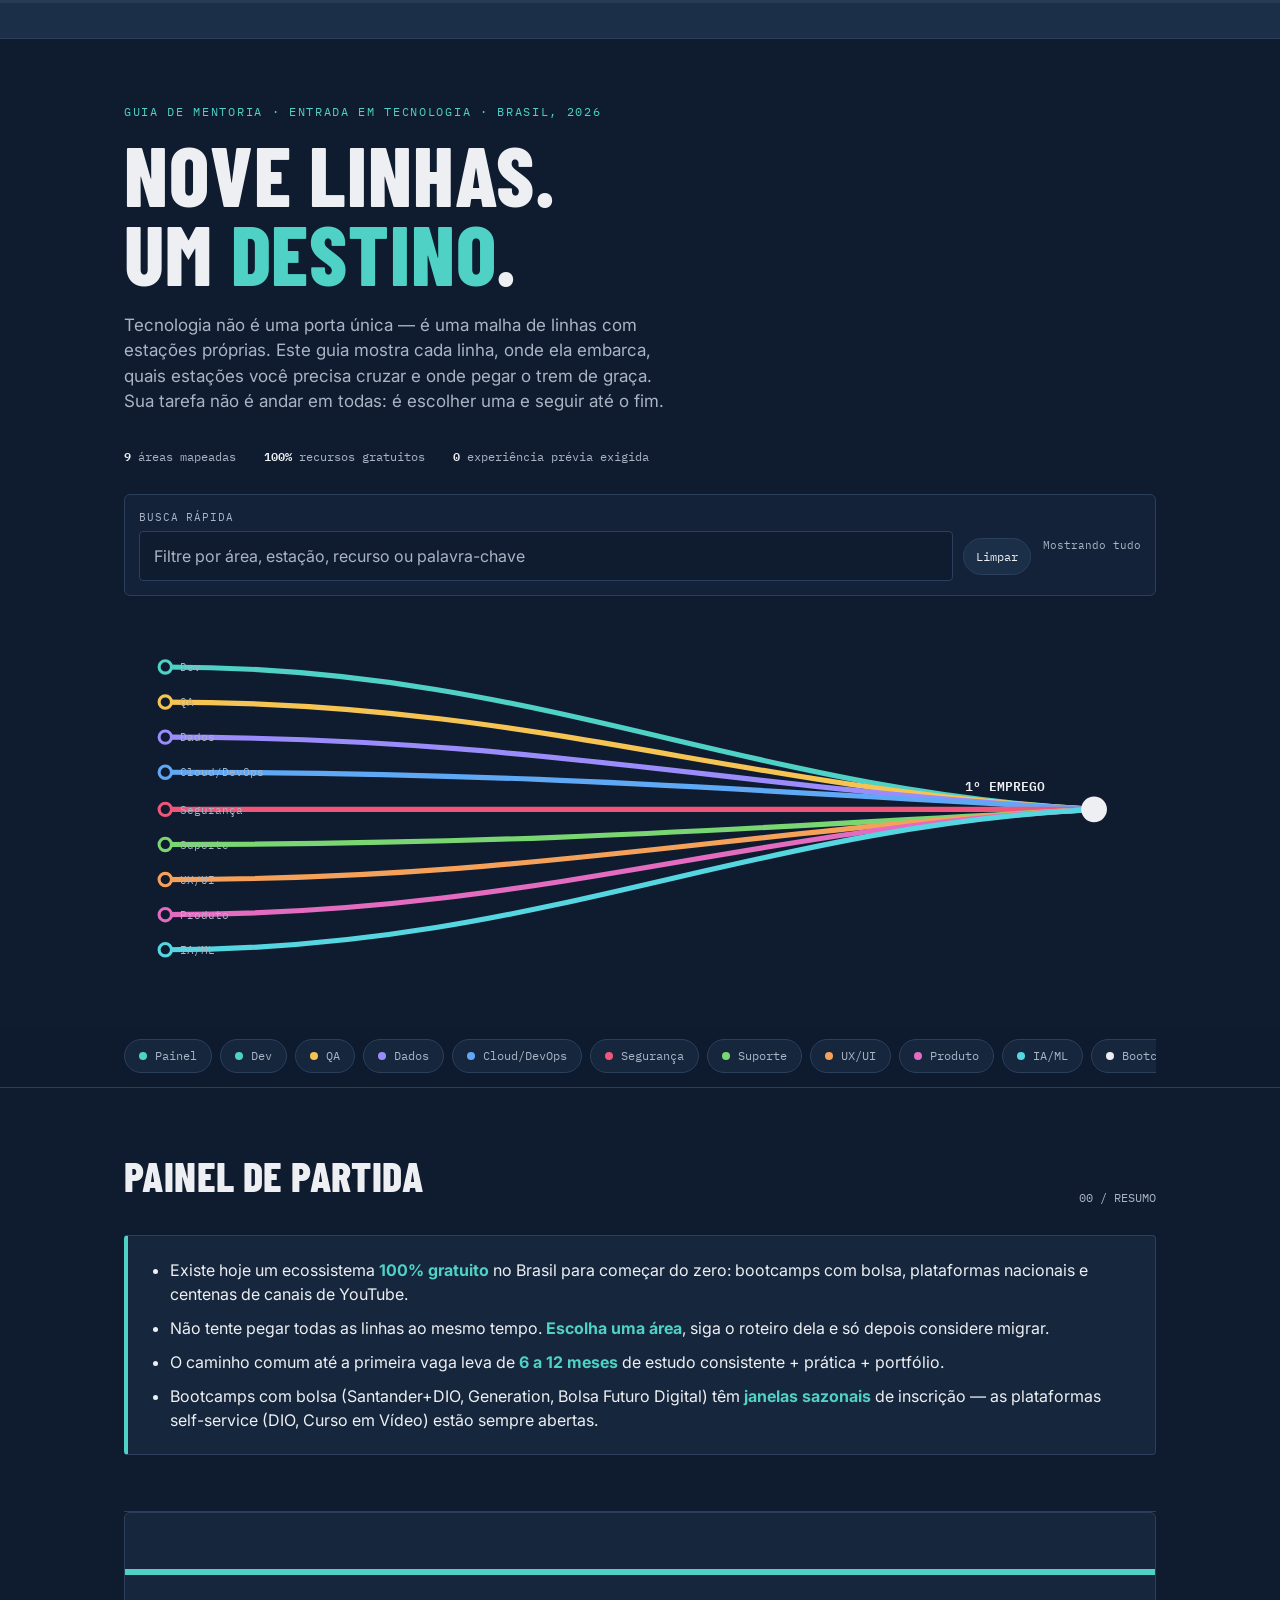
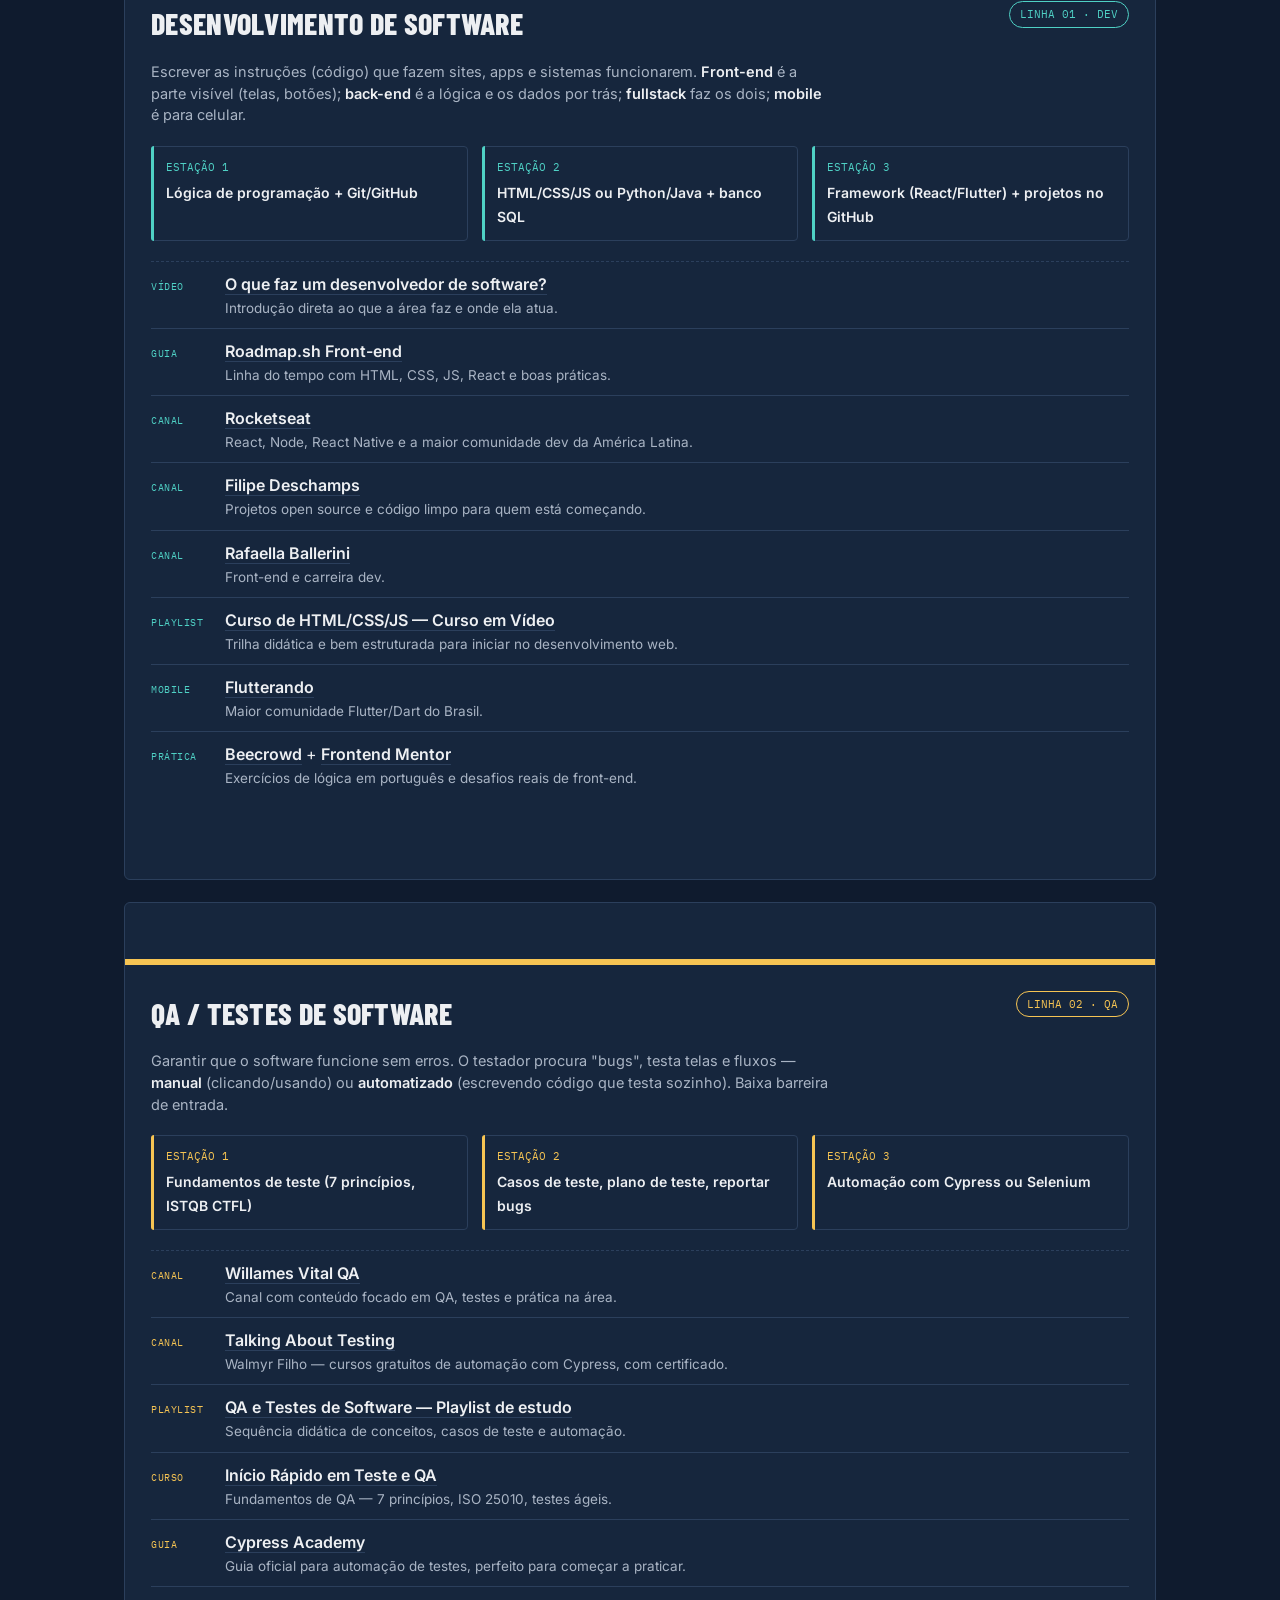
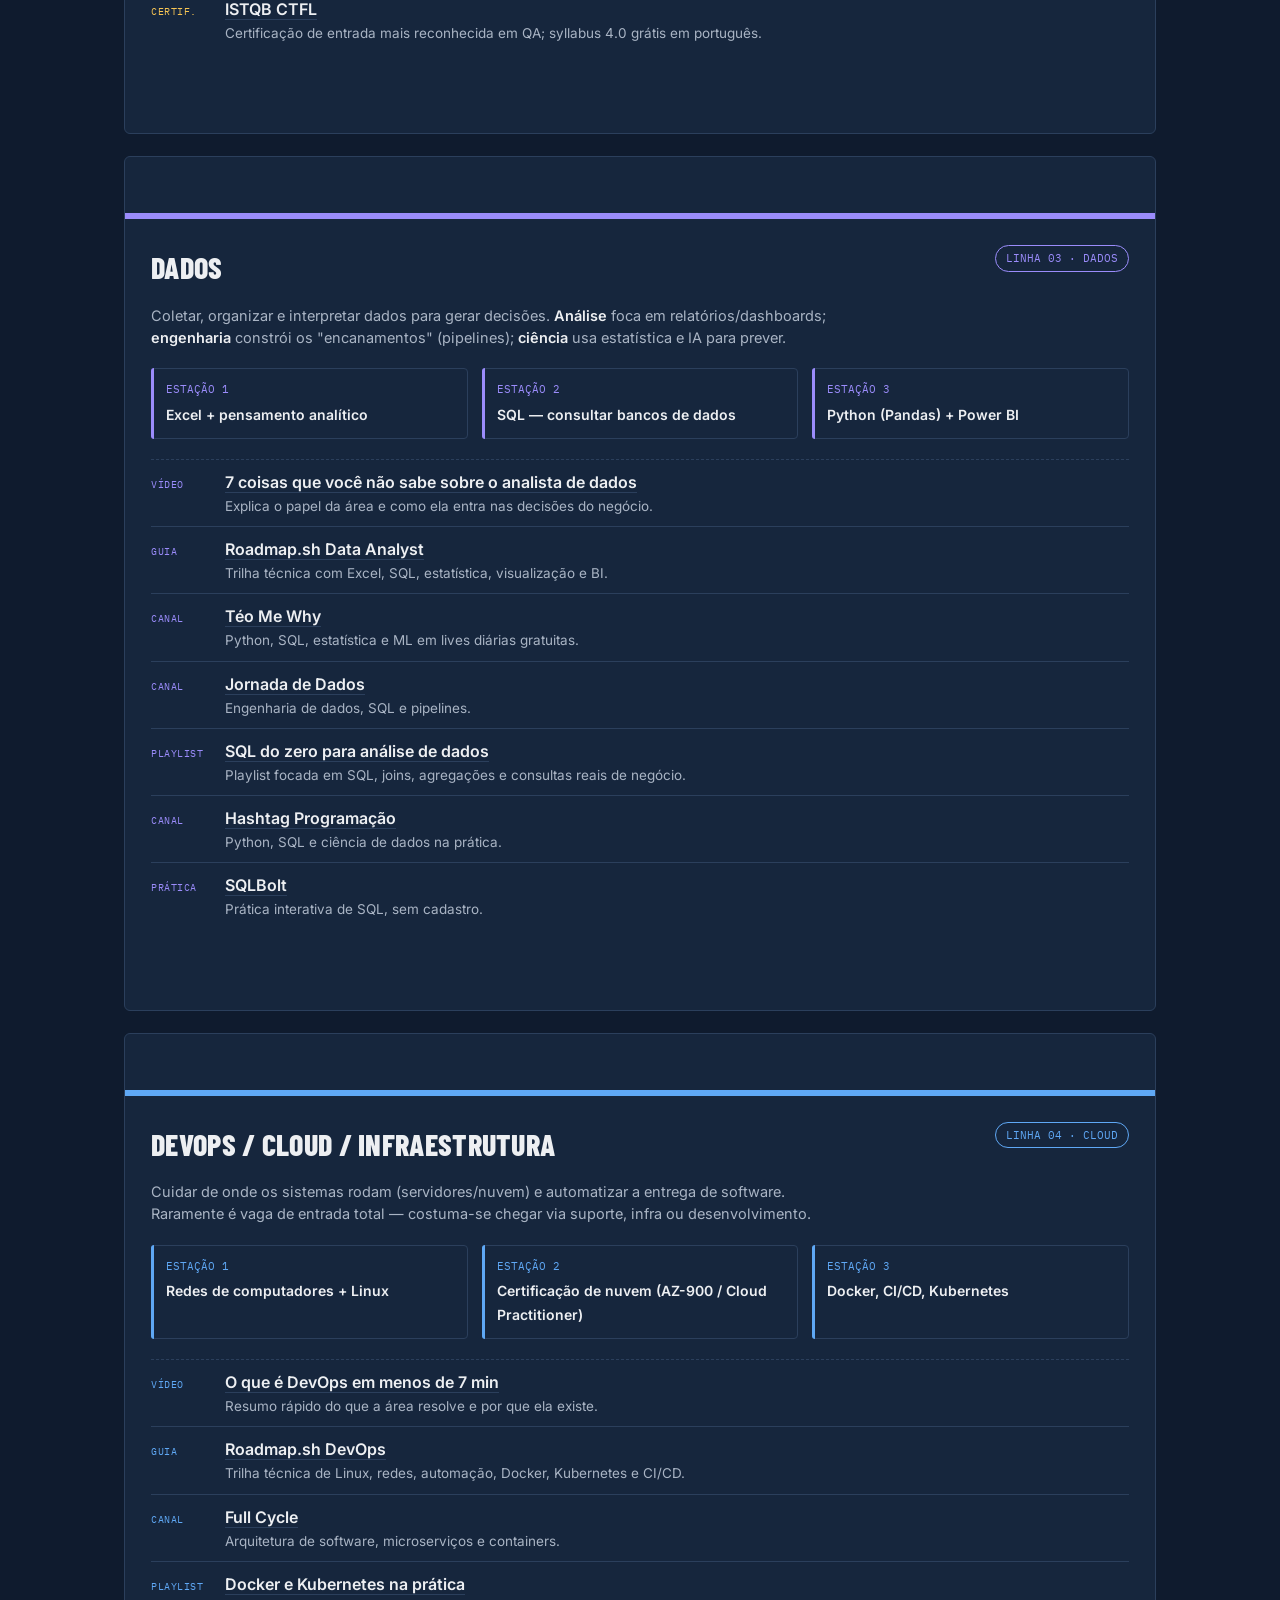
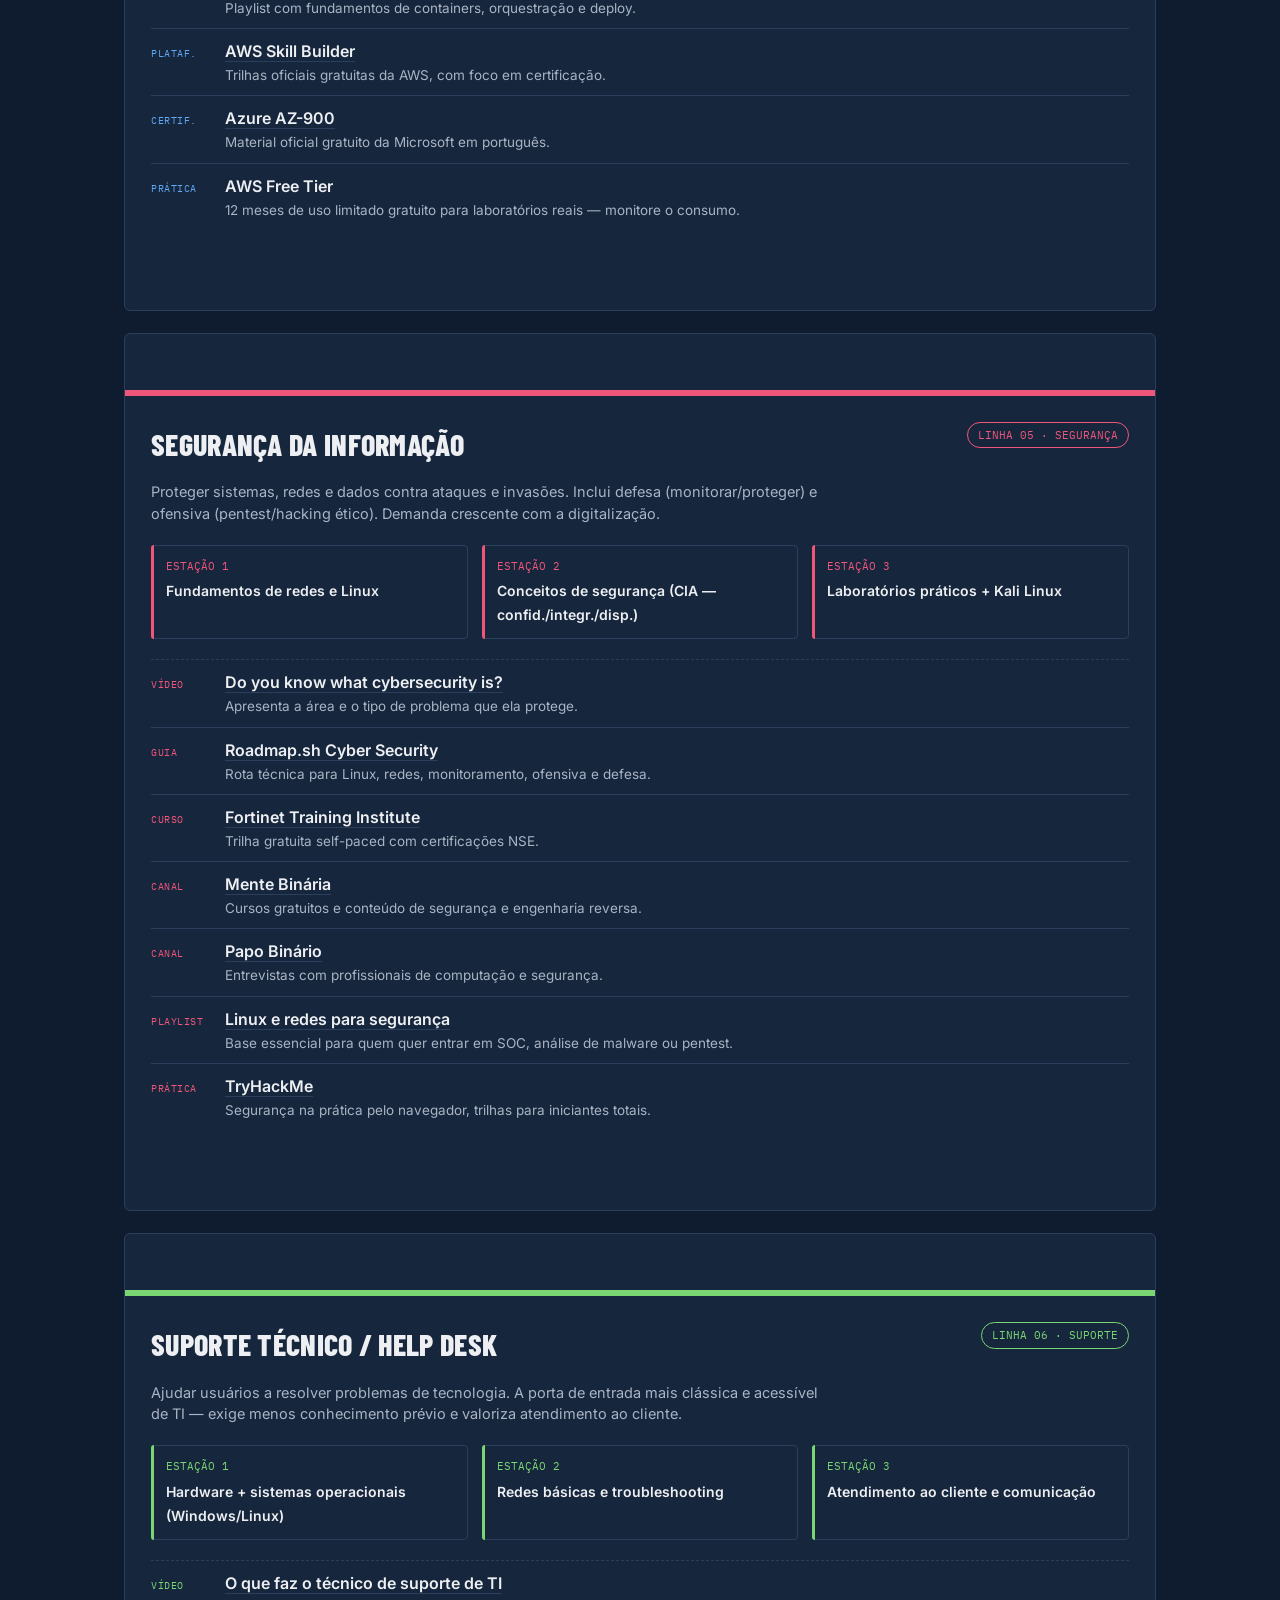
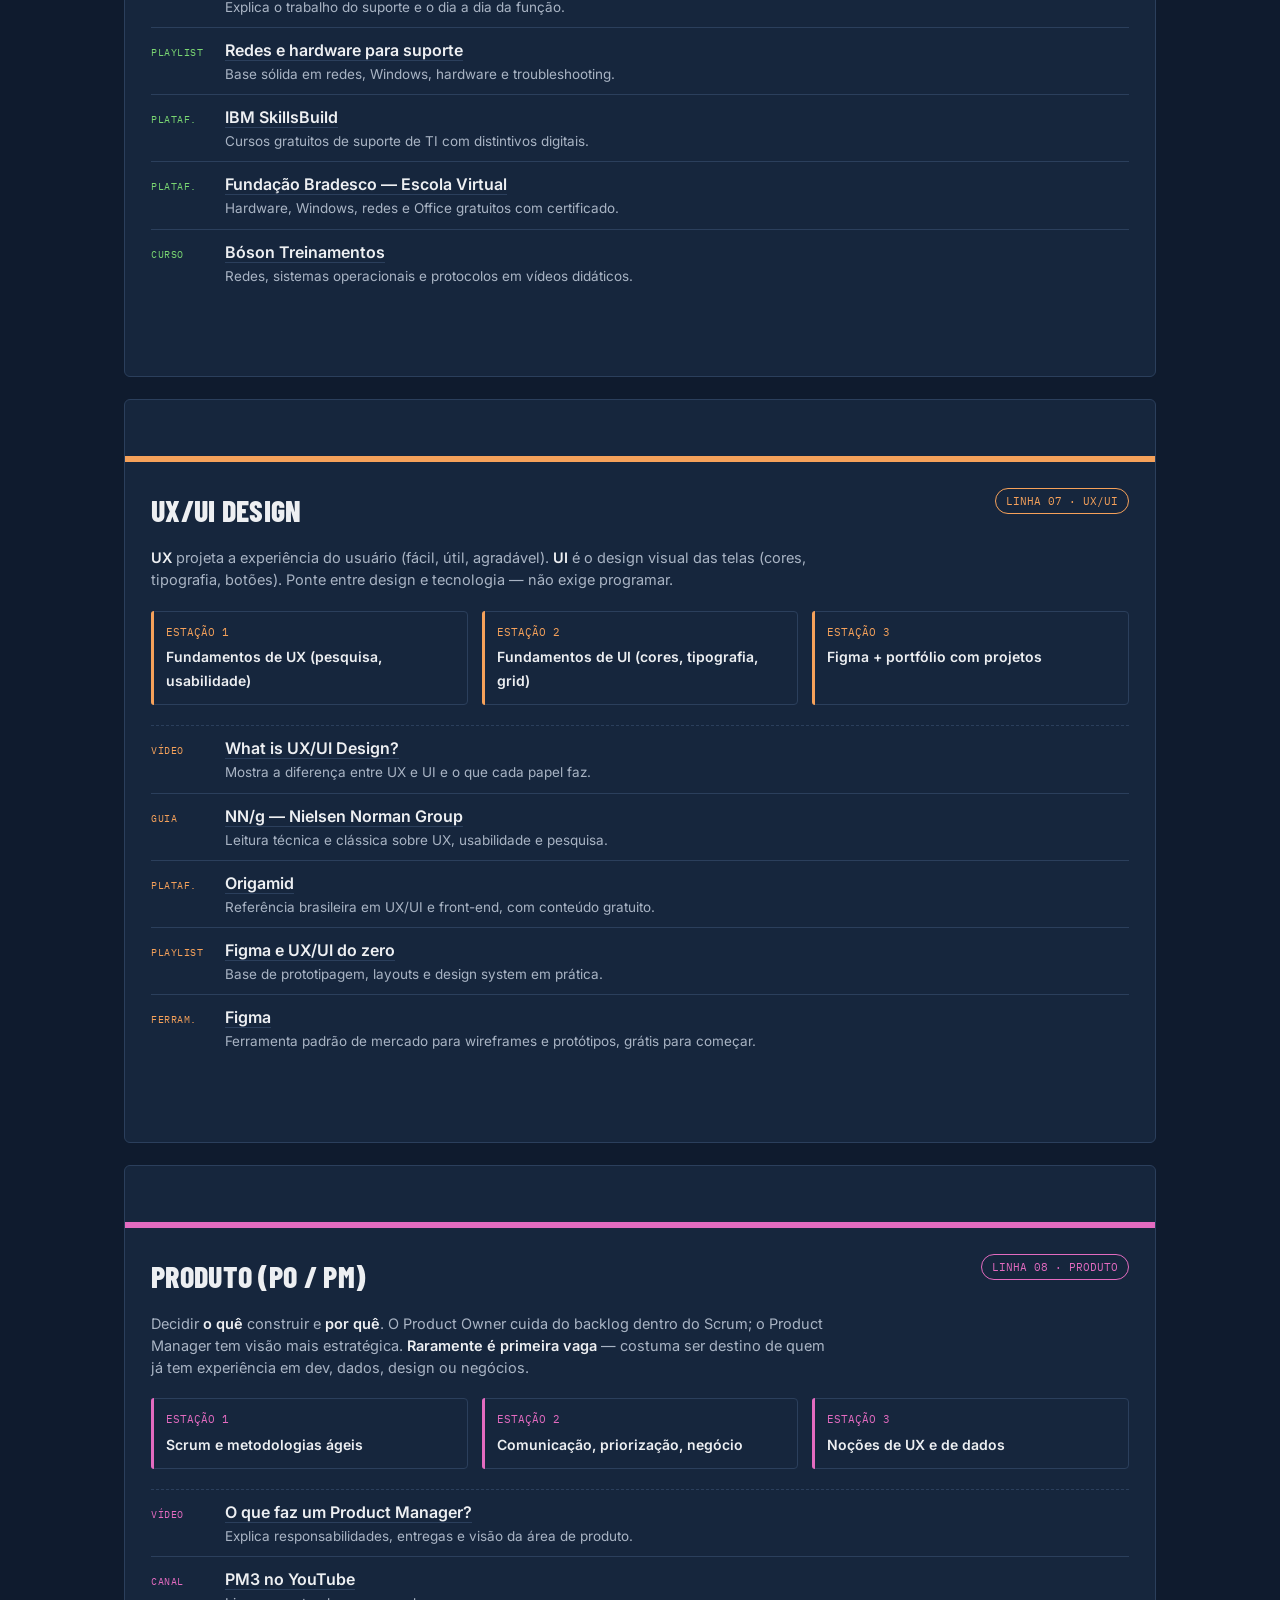
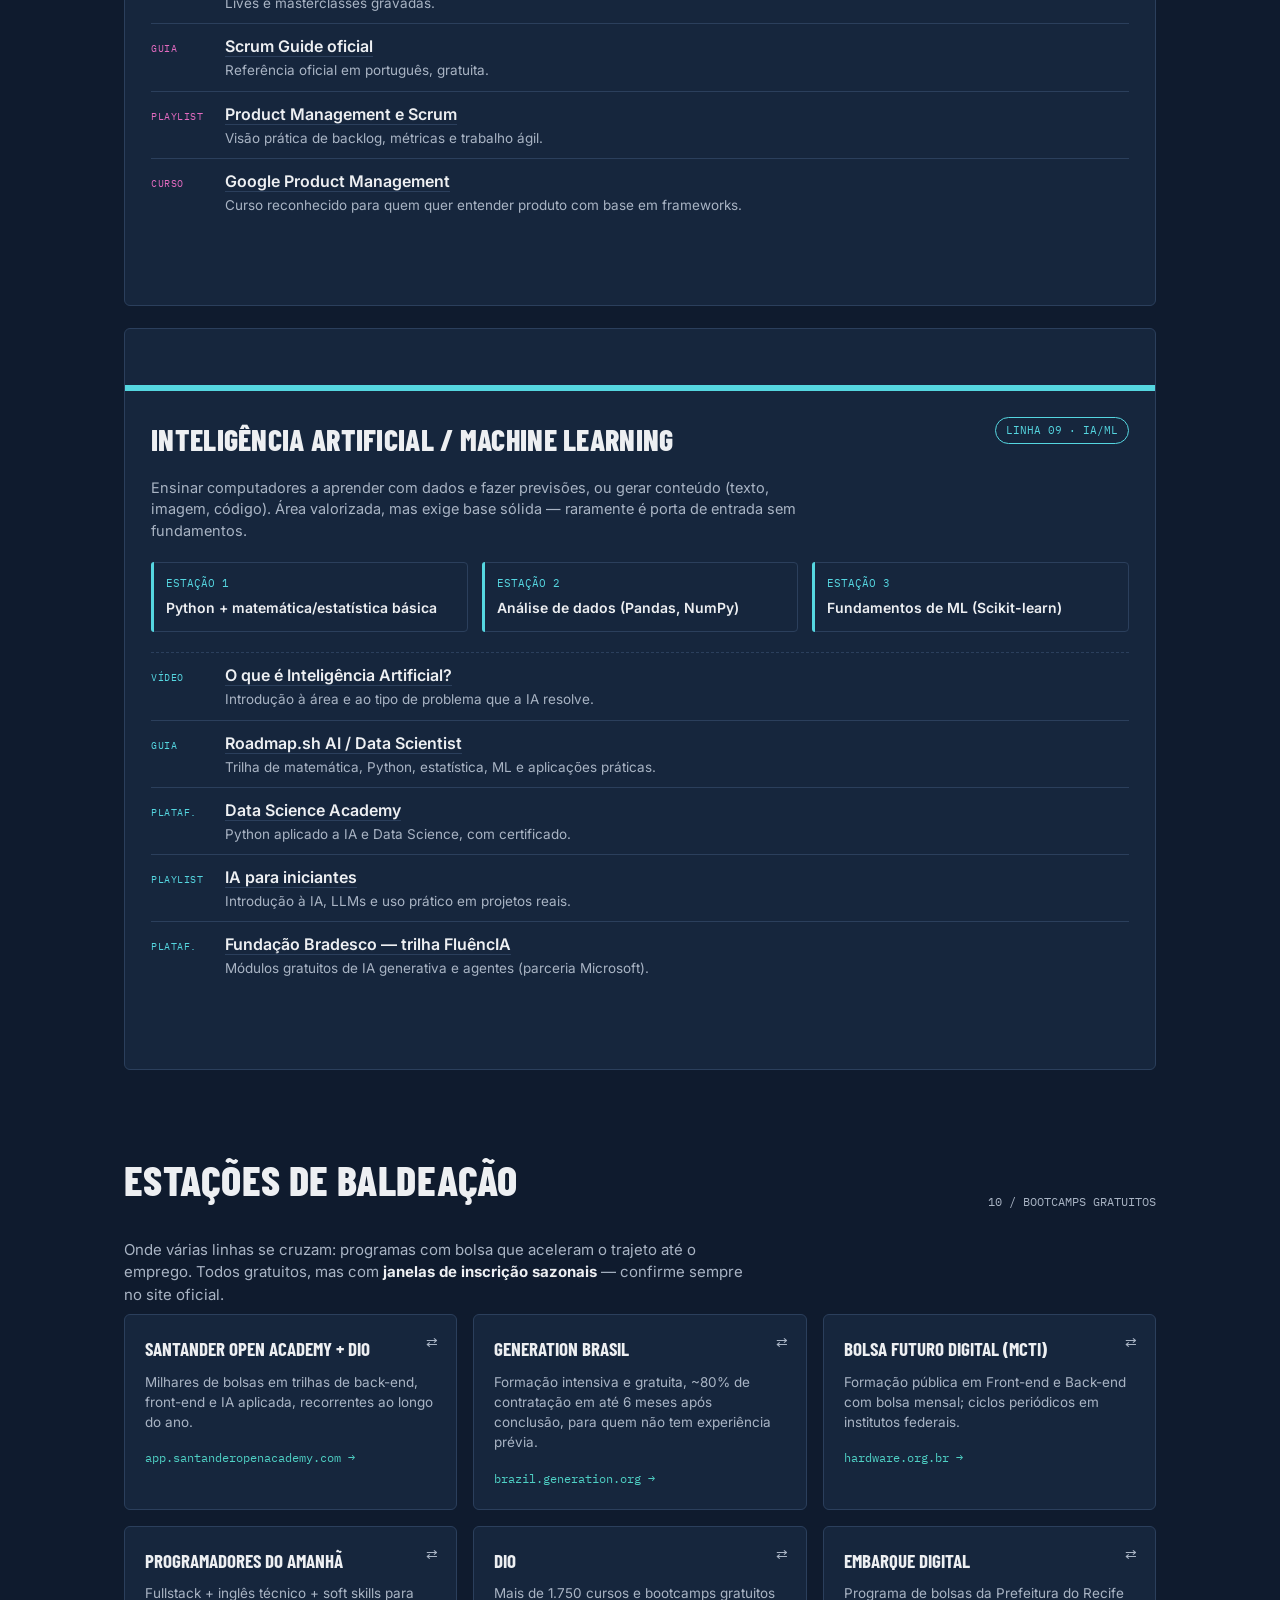
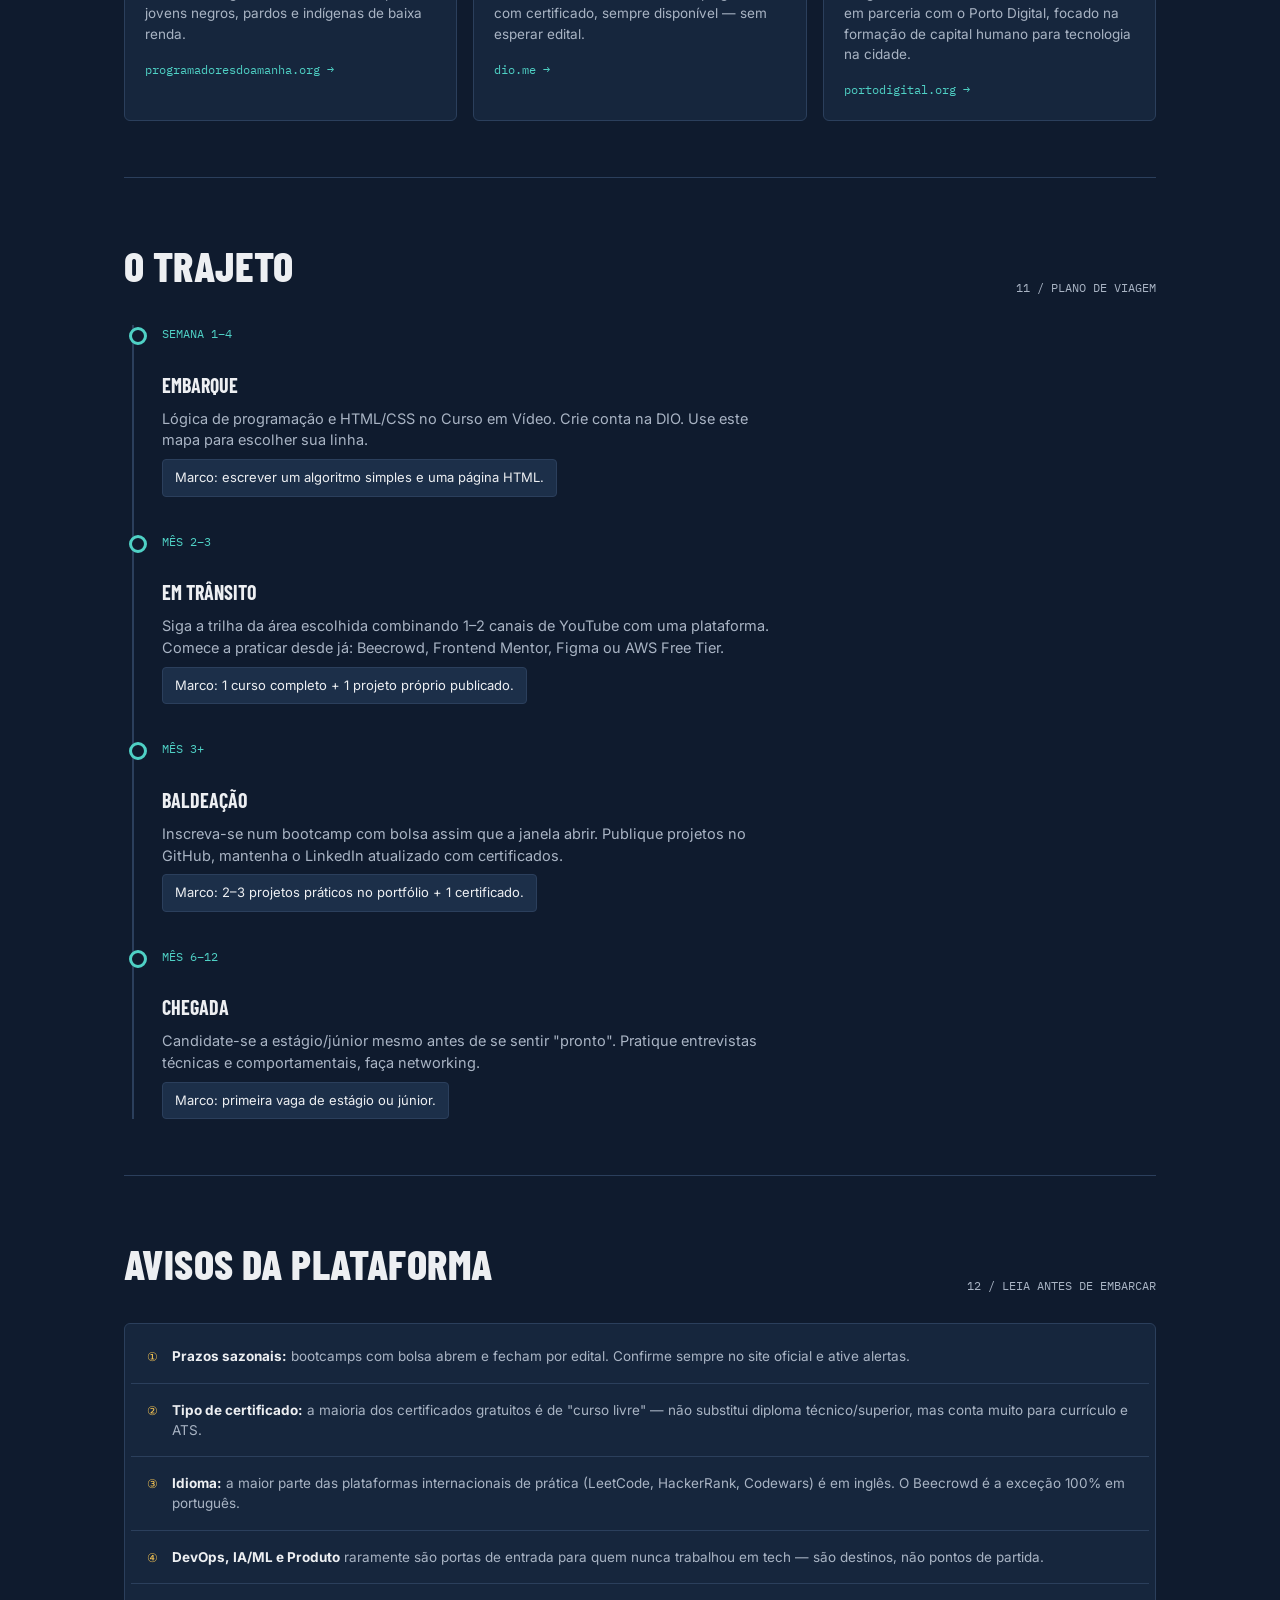
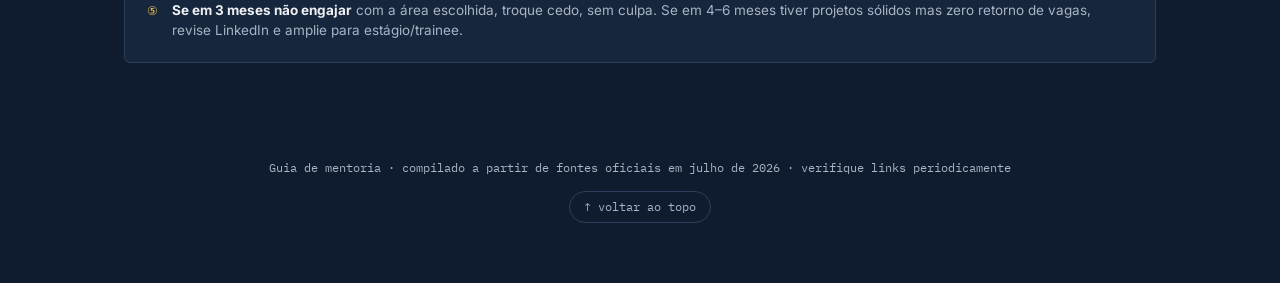
<file: index.html>
<!DOCTYPE html>
<html lang="pt-BR">
<head>
<meta charset="UTF-8">
<meta name="viewport" content="width=device-width, initial-scale=1.0">
<title>Linha de Chegada — Guia de Entrada em Tecnologia</title>
<link rel="preconnect" href="https://fonts.googleapis.com">
<link href="https://fonts.googleapis.com/css2?family=Barlow+Condensed:wght@600;700;800&family=Inter:wght@400;500;600;700&family=IBM+Plex+Mono:wght@400;500;600&display=swap" rel="stylesheet">
<link rel="stylesheet" href="guia-mentoria-tech.css">
</head>
<body>

<div class="progress-rail" aria-hidden="true"><span></span></div>

<div class="ticker" aria-hidden="true">
  <div class="ticker-track">
    <span>PRÓXIMA ESTAÇÃO · 1º EMPREGO</span>
    <span>9 LINHAS · 1 DESTINO</span>
    <span>ESCOLHA UMA LINHA, NÃO TODAS</span>
    <span>TRAJETO MÉDIO · 6–12 MESES</span>
    <span>SEM CUSTO PARA EMBARCAR</span>
    <span>PRÓXIMA ESTAÇÃO · 1º EMPREGO</span>
    <span>9 LINHAS · 1 DESTINO</span>
    <span>ESCOLHA UMA LINHA, NÃO TODAS</span>
    <span>TRAJETO MÉDIO · 6–12 MESES</span>
    <span>SEM CUSTO PARA EMBARCAR</span>
  </div>
</div>

<div class="wrap">
  <header class="hero" id="topo">
    <div class="eyebrow">Guia de mentoria &middot; Entrada em Tecnologia &middot; Brasil, 2026</div>
    <h1 class="title">Nove linhas.<br>Um <em>destino</em>.</h1>
    <p class="subtitle">Tecnologia não é uma porta única — é uma malha de linhas com estações próprias. Este guia mostra cada linha, onde ela embarca, quais estações você precisa cruzar e onde pegar o trem de graça. Sua tarefa não é andar em todas: é escolher uma e seguir até o fim.</p>
    <div class="hero-meta">
      <span><b>9</b> áreas mapeadas</span>
      <span><b>100%</b> recursos gratuitos</span>
      <span><b>0</b> experiência prévia exigida</span>
    </div>

    <div class="utility-bar" role="search" aria-label="Filtrar áreas do guia">
      <label for="filtro-guia">
        <span class="utility-label">Busca rápida</span>
        <div class="utility-input-row">
          <input id="filtro-guia" class="utility-input" type="search" autocomplete="off" placeholder="Filtre por área, estação, recurso ou palavra-chave">
          <button id="limpar-filtro" class="utility-button" type="button">Limpar</button>
        </div>
      </label>
      <div class="utility-actions">
        <span id="status-filtro" class="utility-status">Mostrando tudo</span>
      </div>
    </div>

    <div class="map-holder">
      <svg class="map" viewBox="0 0 1000 340" role="img" aria-label="Mapa de linhas: nove áreas de tecnologia convergindo para a estação Primeiro Emprego">
        <!-- lines converge into terminal at right -->
        <path class="line" stroke="#4FD1C5" d="M40,30 C 400,30 600,150 940,168"/>
        <path class="line" stroke="#F6C453" d="M40,64 C 400,64 600,150 940,168"/>
        <path class="line" stroke="#9B8CFB" d="M40,98 C 400,98 600,150 940,168"/>
        <path class="line" stroke="#5FA8F5" d="M40,132 C 400,132 600,150 940,168"/>
        <path class="line" stroke="#F0567A" d="M40,168 C 400,168 600,168 940,168"/>
        <path class="line" stroke="#7AD672" d="M40,202 C 400,202 600,186 940,168"/>
        <path class="line" stroke="#F5A15A" d="M40,236 C 400,236 600,186 940,168"/>
        <path class="line" stroke="#E36BC0" d="M40,270 C 400,270 600,186 940,168"/>
        <path class="line" stroke="#55D6E0" d="M40,304 C 400,304 600,186 940,168"/>

        <!-- start stations -->
        <circle class="station" cx="40" cy="30" r="6" stroke="#4FD1C5"/>
        <circle class="station" cx="40" cy="64" r="6" stroke="#F6C453"/>
        <circle class="station" cx="40" cy="98" r="6" stroke="#9B8CFB"/>
        <circle class="station" cx="40" cy="132" r="6" stroke="#5FA8F5"/>
        <circle class="station" cx="40" cy="168" r="6" stroke="#F0567A"/>
        <circle class="station" cx="40" cy="202" r="6" stroke="#7AD672"/>
        <circle class="station" cx="40" cy="236" r="6" stroke="#F5A15A"/>
        <circle class="station" cx="40" cy="270" r="6" stroke="#E36BC0"/>
        <circle class="station" cx="40" cy="304" r="6" stroke="#55D6E0"/>

        <text class="station-label" x="54" y="34">Dev</text>
        <text class="station-label" x="54" y="68">QA</text>
        <text class="station-label" x="54" y="102">Dados</text>
        <text class="station-label" x="54" y="136">Cloud/DevOps</text>
        <text class="station-label" x="54" y="172">Segurança</text>
        <text class="station-label" x="54" y="206">Suporte</text>
        <text class="station-label" x="54" y="240">UX/UI</text>
        <text class="station-label" x="54" y="274">Produto</text>
        <text class="station-label" x="54" y="308">IA/ML</text>

        <!-- terminal -->
        <circle class="terminal" cx="940" cy="168" r="11" stroke="#EDEFF2" stroke-width="3"/>
        <text class="terminal-label" x="892" y="150" text-anchor="end">1º EMPREGO</text>
      </svg>
    </div>
  </header>
</div>

<nav class="selector" aria-label="Ir para uma linha/área">
  <div class="wrap">
    <div class="selector-row">
      <a class="chip" style="--chip-color:var(--l-dev)" href="#painel"><span class="dot"></span>Painel</a>
      <a class="chip" style="--chip-color:var(--l-dev)" href="#dev"><span class="dot"></span>Dev</a>
      <a class="chip" style="--chip-color:var(--l-qa)" href="#qa"><span class="dot"></span>QA</a>
      <a class="chip" style="--chip-color:var(--l-dados)" href="#dados"><span class="dot"></span>Dados</a>
      <a class="chip" style="--chip-color:var(--l-cloud)" href="#cloud"><span class="dot"></span>Cloud/DevOps</a>
      <a class="chip" style="--chip-color:var(--l-sec)" href="#seguranca"><span class="dot"></span>Segurança</a>
      <a class="chip" style="--chip-color:var(--l-sup)" href="#suporte"><span class="dot"></span>Suporte</a>
      <a class="chip" style="--chip-color:var(--l-ux)" href="#ux"><span class="dot"></span>UX/UI</a>
      <a class="chip" style="--chip-color:var(--l-prod)" href="#produto"><span class="dot"></span>Produto</a>
      <a class="chip" style="--chip-color:var(--l-ia)" href="#ia"><span class="dot"></span>IA/ML</a>
      <a class="chip" style="--chip-color:#EDEFF2" href="#baldeacao"><span class="dot"></span>Bootcamps</a>
      <a class="chip" style="--chip-color:#EDEFF2" href="#trajeto"><span class="dot"></span>Trajeto</a>
      <a class="chip" style="--chip-color:#EDEFF2" href="#avisos"><span class="dot"></span>Avisos</a>
    </div>
  </div>
</nav>

<div class="wrap">

  <section id="painel">
    <div class="section-head">
      <h2>Painel de partida</h2>
      <span class="section-num mono">00 / RESUMO</span>
    </div>
    <div class="tldr">
      <ul>
        <li>Existe hoje um ecossistema <strong>100% gratuito</strong> no Brasil para começar do zero: bootcamps com bolsa, plataformas nacionais e centenas de canais de YouTube.</li>
        <li>Não tente pegar todas as linhas ao mesmo tempo. <strong>Escolha uma área</strong>, siga o roteiro dela e só depois considere migrar.</li>
        <li>O caminho comum até a primeira vaga leva de <strong>6 a 12 meses</strong> de estudo consistente + prática + portfólio.</li>
        <li>Bootcamps com bolsa (Santander+DIO, Generation, Bolsa Futuro Digital) têm <strong>janelas sazonais</strong> de inscrição — as plataformas self-service (DIO, Curso em Vídeo) estão sempre abertas.</li>
      </ul>
    </div>
  </section>

  <!-- ================= DEV ================= -->
  <section id="dev" class="area-card" style="--c:var(--l-dev)">
    <div class="area-bar"></div>
    <div class="area-body">
      <div class="area-top">
        <h3>Desenvolvimento de Software</h3>
        <span class="area-tag">LINHA 01 · DEV</span>
      </div>
      <p class="area-what">Escrever as instruções (código) que fazem sites, apps e sistemas funcionarem. <b>Front-end</b> é a parte visível (telas, botões); <b>back-end</b> é a lógica e os dados por trás; <b>fullstack</b> faz os dois; <b>mobile</b> é para celular.</p>
      <div class="stops">
        <div class="stop"><span class="stop-num">ESTAÇÃO 1</span><span class="stop-name">Lógica de programação + Git/GitHub</span></div>
        <div class="stop"><span class="stop-num">ESTAÇÃO 2</span><span class="stop-name">HTML/CSS/JS ou Python/Java + banco SQL</span></div>
        <div class="stop"><span class="stop-num">ESTAÇÃO 3</span><span class="stop-name">Framework (React/Flutter) + projetos no GitHub</span></div>
      </div>
      <ul class="resources">
        <li><span class="res-kind">Vídeo</span><div class="res-body"><a href="https://www.youtube.com/watch?v=o2VLm7gC76Q" target="_blank" rel="noopener">O que faz um desenvolvedor de software?</a><span class="res-desc">Introdução direta ao que a área faz e onde ela atua.</span></div></li>
        <li><span class="res-kind">Guia</span><div class="res-body"><a href="https://roadmap.sh/frontend" target="_blank" rel="noopener">Roadmap.sh Front-end</a><span class="res-desc">Linha do tempo com HTML, CSS, JS, React e boas práticas.</span></div></li>
        <li><span class="res-kind">Canal</span><div class="res-body"><a href="https://www.youtube.com/@rocketseat" target="_blank" rel="noopener">Rocketseat</a><span class="res-desc">React, Node, React Native e a maior comunidade dev da América Latina.</span></div></li>
        <li><span class="res-kind">Canal</span><div class="res-body"><a href="https://www.youtube.com/@filipedeschamps" target="_blank" rel="noopener">Filipe Deschamps</a><span class="res-desc">Projetos open source e código limpo para quem está começando.</span></div></li>
        <li><span class="res-kind">Canal</span><div class="res-body"><a href="https://www.youtube.com/@rafaellaballerini" target="_blank" rel="noopener">Rafaella Ballerini</a><span class="res-desc">Front-end e carreira dev.</span></div></li>
        <li><span class="res-kind">Playlist</span><div class="res-body"><a href="https://www.youtube.com/playlist?list=PLHz_AreHm4dlKP6QQCekuIPky1CiwmdI6" target="_blank" rel="noopener">Curso de HTML/CSS/JS — Curso em Vídeo</a><span class="res-desc">Trilha didática e bem estruturada para iniciar no desenvolvimento web.</span></div></li>
        <li><span class="res-kind">Mobile</span><div class="res-body"><a href="https://www.youtube.com/c/Flutterando" target="_blank" rel="noopener">Flutterando</a><span class="res-desc">Maior comunidade Flutter/Dart do Brasil.</span></div></li>
        <li><span class="res-kind">Prática</span><div class="res-body"><a href="https://www.beecrowd.com.br" target="_blank" rel="noopener">Beecrowd</a> + <a href="https://www.frontendmentor.io" target="_blank" rel="noopener">Frontend Mentor</a><span class="res-desc">Exercícios de lógica em português e desafios reais de front-end.</span></div></li>
      </ul>
    </div>
  </section>

  <!-- ================= QA ================= -->
  <section id="qa" class="area-card" style="--c:var(--l-qa)">
    <div class="area-bar"></div>
    <div class="area-body">
      <div class="area-top">
        <h3>QA / Testes de Software</h3>
        <span class="area-tag">LINHA 02 · QA</span>
      </div>
      <p class="area-what">Garantir que o software funcione sem erros. O testador procura "bugs", testa telas e fluxos — <b>manual</b> (clicando/usando) ou <b>automatizado</b> (escrevendo código que testa sozinho). Baixa barreira de entrada.</p>
      <div class="stops">
        <div class="stop"><span class="stop-num">ESTAÇÃO 1</span><span class="stop-name">Fundamentos de teste (7 princípios, ISTQB CTFL)</span></div>
        <div class="stop"><span class="stop-num">ESTAÇÃO 2</span><span class="stop-name">Casos de teste, plano de teste, reportar bugs</span></div>
        <div class="stop"><span class="stop-num">ESTAÇÃO 3</span><span class="stop-name">Automação com Cypress ou Selenium</span></div>
      </div>
      <ul class="resources">
        <li><span class="res-kind">Canal</span><div class="res-body"><a href="https://www.youtube.com/@willamesvitalqa" target="_blank" rel="noopener">Willames Vital QA</a><span class="res-desc">Canal com conteúdo focado em QA, testes e prática na área.</span></div></li>
        <li><span class="res-kind">Canal</span><div class="res-body"><a href="https://www.youtube.com/@TalkingAboutTesting" target="_blank" rel="noopener">Talking About Testing</a><span class="res-desc">Walmyr Filho — cursos gratuitos de automação com Cypress, com certificado.</span></div></li>
        <li><span class="res-kind">Playlist</span><div class="res-body"><a href="https://www.youtube.com/playlist?list=PL1T4O1n8PhFjFhA3s5Wg7tA9fV9mQ6w0J" target="_blank" rel="noopener">QA e Testes de Software — Playlist de estudo</a><span class="res-desc">Sequência didática de conceitos, casos de teste e automação.</span></div></li>
        <li><span class="res-kind">Curso</span><div class="res-body"><a href="https://www.udemy.com/course/inicio-rapido-em-teste-de-software-e-qa/" target="_blank" rel="noopener">Início Rápido em Teste e QA</a><span class="res-desc">Fundamentos de QA — 7 princípios, ISO 25010, testes ágeis.</span></div></li>
        <li><span class="res-kind">Guia</span><div class="res-body"><a href="https://learn.cypress.io" target="_blank" rel="noopener">Cypress Academy</a><span class="res-desc">Guia oficial para automação de testes, perfeito para começar a praticar.</span></div></li>
        <li><span class="res-kind">Certif.</span><div class="res-body"><a href="https://bcr.bstqb.org.br/docs/syllabus_ctfl_4.0br.pdf" target="_blank" rel="noopener">ISTQB CTFL</a><span class="res-desc">Certificação de entrada mais reconhecida em QA; syllabus 4.0 grátis em português.</span></div></li>
      </ul>
    </div>
  </section>

  <!-- ================= DADOS ================= -->
  <section id="dados" class="area-card" style="--c:var(--l-dados)">
    <div class="area-bar"></div>
    <div class="area-body">
      <div class="area-top">
        <h3>Dados</h3>
        <span class="area-tag">LINHA 03 · DADOS</span>
      </div>
      <p class="area-what">Coletar, organizar e interpretar dados para gerar decisões. <b>Análise</b> foca em relatórios/dashboards; <b>engenharia</b> constrói os "encanamentos" (pipelines); <b>ciência</b> usa estatística e IA para prever.</p>
      <div class="stops">
        <div class="stop"><span class="stop-num">ESTAÇÃO 1</span><span class="stop-name">Excel + pensamento analítico</span></div>
        <div class="stop"><span class="stop-num">ESTAÇÃO 2</span><span class="stop-name">SQL — consultar bancos de dados</span></div>
        <div class="stop"><span class="stop-num">ESTAÇÃO 3</span><span class="stop-name">Python (Pandas) + Power BI</span></div>
      </div>
      <ul class="resources">
        <li><span class="res-kind">Vídeo</span><div class="res-body"><a href="https://www.youtube.com/watch?v=pNTHjZ1fXM0" target="_blank" rel="noopener">7 coisas que você não sabe sobre o analista de dados</a><span class="res-desc">Explica o papel da área e como ela entra nas decisões do negócio.</span></div></li>
        <li><span class="res-kind">Guia</span><div class="res-body"><a href="https://roadmap.sh/data-analyst" target="_blank" rel="noopener">Roadmap.sh Data Analyst</a><span class="res-desc">Trilha técnica com Excel, SQL, estatística, visualização e BI.</span></div></li>
        <li><span class="res-kind">Canal</span><div class="res-body"><a href="https://www.youtube.com/@teomewhy" target="_blank" rel="noopener">Téo Me Why</a><span class="res-desc">Python, SQL, estatística e ML em lives diárias gratuitas.</span></div></li>
        <li><span class="res-kind">Canal</span><div class="res-body"><a href="https://www.youtube.com/@JornadaDeDados" target="_blank" rel="noopener">Jornada de Dados</a><span class="res-desc">Engenharia de dados, SQL e pipelines.</span></div></li>
        <li><span class="res-kind">Playlist</span><div class="res-body"><a href="https://www.youtube.com/playlist?list=PLw2nY2XnK8TzD2FfWJQ3m8p3b3t8M3q9h" target="_blank" rel="noopener">SQL do zero para análise de dados</a><span class="res-desc">Playlist focada em SQL, joins, agregações e consultas reais de negócio.</span></div></li>
        <li><span class="res-kind">Canal</span><div class="res-body"><a href="https://www.youtube.com/@HashtagProgramacao" target="_blank" rel="noopener">Hashtag Programação</a><span class="res-desc">Python, SQL e ciência de dados na prática.</span></div></li>
        <li><span class="res-kind">Prática</span><div class="res-body"><a href="https://sqlbolt.com" target="_blank" rel="noopener">SQLBolt</a><span class="res-desc">Prática interativa de SQL, sem cadastro.</span></div></li>
      </ul>
    </div>
  </section>

  <!-- ================= CLOUD ================= -->
  <section id="cloud" class="area-card" style="--c:var(--l-cloud)">
    <div class="area-bar"></div>
    <div class="area-body">
      <div class="area-top">
        <h3>DevOps / Cloud / Infraestrutura</h3>
        <span class="area-tag">LINHA 04 · CLOUD</span>
      </div>
      <p class="area-what">Cuidar de onde os sistemas rodam (servidores/nuvem) e automatizar a entrega de software. Raramente é vaga de entrada total — costuma-se chegar via suporte, infra ou desenvolvimento.</p>
      <div class="stops">
        <div class="stop"><span class="stop-num">ESTAÇÃO 1</span><span class="stop-name">Redes de computadores + Linux</span></div>
        <div class="stop"><span class="stop-num">ESTAÇÃO 2</span><span class="stop-name">Certificação de nuvem (AZ-900 / Cloud Practitioner)</span></div>
        <div class="stop"><span class="stop-num">ESTAÇÃO 3</span><span class="stop-name">Docker, CI/CD, Kubernetes</span></div>
      </div>
      <ul class="resources">
        <li><span class="res-kind">Vídeo</span><div class="res-body"><a href="https://www.youtube.com/watch?v=5fQJC9iLCbE" target="_blank" rel="noopener">O que é DevOps em menos de 7 min</a><span class="res-desc">Resumo rápido do que a área resolve e por que ela existe.</span></div></li>
        <li><span class="res-kind">Guia</span><div class="res-body"><a href="https://roadmap.sh/devops" target="_blank" rel="noopener">Roadmap.sh DevOps</a><span class="res-desc">Trilha técnica de Linux, redes, automação, Docker, Kubernetes e CI/CD.</span></div></li>
        <li><span class="res-kind">Canal</span><div class="res-body"><a href="https://www.youtube.com/@FullCycle" target="_blank" rel="noopener">Full Cycle</a><span class="res-desc">Arquitetura de software, microserviços e containers.</span></div></li>
        <li><span class="res-kind">Playlist</span><div class="res-body"><a href="https://www.youtube.com/playlist?list=PLfKkmur0wCj2A6Q2H4n0g4yT0fJ2mRZ5T" target="_blank" rel="noopener">Docker e Kubernetes na prática</a><span class="res-desc">Playlist com fundamentos de containers, orquestração e deploy.</span></div></li>
        <li><span class="res-kind">Plataf.</span><div class="res-body"><a href="https://skillbuilder.aws" target="_blank" rel="noopener">AWS Skill Builder</a><span class="res-desc">Trilhas oficiais gratuitas da AWS, com foco em certificação.</span></div></li>
        <li><span class="res-kind">Certif.</span><div class="res-body"><a href="https://learn.microsoft.com/pt-br/credentials/certifications/azure-fundamentals/" target="_blank" rel="noopener">Azure AZ-900</a><span class="res-desc">Material oficial gratuito da Microsoft em português.</span></div></li>
        <li><span class="res-kind">Prática</span><div class="res-body"><span style="color:var(--paper);font-weight:600;">AWS Free Tier</span><span class="res-desc">12 meses de uso limitado gratuito para laboratórios reais — monitore o consumo.</span></div></li>
      </ul>
    </div>
  </section>

  <!-- ================= SEGURANÇA ================= -->
  <section id="seguranca" class="area-card" style="--c:var(--l-sec)">
    <div class="area-bar"></div>
    <div class="area-body">
      <div class="area-top">
        <h3>Segurança da Informação</h3>
        <span class="area-tag">LINHA 05 · SEGURANÇA</span>
      </div>
      <p class="area-what">Proteger sistemas, redes e dados contra ataques e invasões. Inclui defesa (monitorar/proteger) e ofensiva (pentest/hacking ético). Demanda crescente com a digitalização.</p>
      <div class="stops">
        <div class="stop"><span class="stop-num">ESTAÇÃO 1</span><span class="stop-name">Fundamentos de redes e Linux</span></div>
        <div class="stop"><span class="stop-num">ESTAÇÃO 2</span><span class="stop-name">Conceitos de segurança (CIA — confid./integr./disp.)</span></div>
        <div class="stop"><span class="stop-num">ESTAÇÃO 3</span><span class="stop-name">Laboratórios práticos + Kali Linux</span></div>
      </div>
      <ul class="resources">
        <li><span class="res-kind">Vídeo</span><div class="res-body"><a href="https://www.youtube.com/watch?v=CU2yQxzkvFg" target="_blank" rel="noopener">Do you know what cybersecurity is?</a><span class="res-desc">Apresenta a área e o tipo de problema que ela protege.</span></div></li>
        <li><span class="res-kind">Guia</span><div class="res-body"><a href="https://roadmap.sh/cyber-security" target="_blank" rel="noopener">Roadmap.sh Cyber Security</a><span class="res-desc">Rota técnica para Linux, redes, monitoramento, ofensiva e defesa.</span></div></li>
        <li><span class="res-kind">Curso</span><div class="res-body"><a href="https://www.fortinet.com/training/cybersecurity-professionals" target="_blank" rel="noopener">Fortinet Training Institute</a><span class="res-desc">Trilha gratuita self-paced com certificações NSE.</span></div></li>
        <li><span class="res-kind">Canal</span><div class="res-body"><a href="https://www.youtube.com/@mentebinaria" target="_blank" rel="noopener">Mente Binária</a><span class="res-desc">Cursos gratuitos e conteúdo de segurança e engenharia reversa.</span></div></li>
        <li><span class="res-kind">Canal</span><div class="res-body"><a href="https://www.youtube.com/playlist?list=PLIfZMtpPYFP7dwvThcSkZBGHdTJaNp0gH" target="_blank" rel="noopener">Papo Binário</a><span class="res-desc">Entrevistas com profissionais de computação e segurança.</span></div></li>
        <li><span class="res-kind">Playlist</span><div class="res-body"><a href="https://www.youtube.com/playlist?list=PLfM6lJ0GfL9D2nqFfXIk8gX4eV8nW5eM2" target="_blank" rel="noopener">Linux e redes para segurança</a><span class="res-desc">Base essencial para quem quer entrar em SOC, análise de malware ou pentest.</span></div></li>
        <li><span class="res-kind">Prática</span><div class="res-body"><a href="https://tryhackme.com" target="_blank" rel="noopener">TryHackMe</a><span class="res-desc">Segurança na prática pelo navegador, trilhas para iniciantes totais.</span></div></li>
      </ul>
    </div>
  </section>

  <!-- ================= SUPORTE ================= -->
  <section id="suporte" class="area-card" style="--c:var(--l-sup)">
    <div class="area-bar"></div>
    <div class="area-body">
      <div class="area-top">
        <h3>Suporte Técnico / Help Desk</h3>
        <span class="area-tag">LINHA 06 · SUPORTE</span>
      </div>
      <p class="area-what">Ajudar usuários a resolver problemas de tecnologia. A porta de entrada mais clássica e acessível de TI — exige menos conhecimento prévio e valoriza atendimento ao cliente.</p>
      <div class="stops">
        <div class="stop"><span class="stop-num">ESTAÇÃO 1</span><span class="stop-name">Hardware + sistemas operacionais (Windows/Linux)</span></div>
        <div class="stop"><span class="stop-num">ESTAÇÃO 2</span><span class="stop-name">Redes básicas e troubleshooting</span></div>
        <div class="stop"><span class="stop-num">ESTAÇÃO 3</span><span class="stop-name">Atendimento ao cliente e comunicação</span></div>
      </div>
      <ul class="resources">
        <li><span class="res-kind">Vídeo</span><div class="res-body"><a href="https://www.youtube.com/watch?v=ZljZkD9khos" target="_blank" rel="noopener">O que faz o técnico de suporte de TI</a><span class="res-desc">Explica o trabalho do suporte e o dia a dia da função.</span></div></li>
        <li><span class="res-kind">Playlist</span><div class="res-body"><a href="https://www.youtube.com/playlist?list=PLHz_AreHm4dkI1Q0v0uHmkM2cT3WmGJkN" target="_blank" rel="noopener">Redes e hardware para suporte</a><span class="res-desc">Base sólida em redes, Windows, hardware e troubleshooting.</span></div></li>
        <li><span class="res-kind">Plataf.</span><div class="res-body"><a href="https://skillsbuild.org/pt-br/students/course-catalog/it-support" target="_blank" rel="noopener">IBM SkillsBuild</a><span class="res-desc">Cursos gratuitos de suporte de TI com distintivos digitais.</span></div></li>
        <li><span class="res-kind">Plataf.</span><div class="res-body"><a href="https://www.ev.org.br" target="_blank" rel="noopener">Fundação Bradesco — Escola Virtual</a><span class="res-desc">Hardware, Windows, redes e Office gratuitos com certificado.</span></div></li>
        <li><span class="res-kind">Curso</span><div class="res-body"><a href="https://www.youtube.com/@BósonTreinamentos" target="_blank" rel="noopener">Bóson Treinamentos</a><span class="res-desc">Redes, sistemas operacionais e protocolos em vídeos didáticos.</span></div></li>
      </ul>
    </div>
  </section>

  <!-- ================= UX ================= -->
  <section id="ux" class="area-card" style="--c:var(--l-ux)">
    <div class="area-bar"></div>
    <div class="area-body">
      <div class="area-top">
        <h3>UX/UI Design</h3>
        <span class="area-tag">LINHA 07 · UX/UI</span>
      </div>
      <p class="area-what"><b>UX</b> projeta a experiência do usuário (fácil, útil, agradável). <b>UI</b> é o design visual das telas (cores, tipografia, botões). Ponte entre design e tecnologia — não exige programar.</p>
      <div class="stops">
        <div class="stop"><span class="stop-num">ESTAÇÃO 1</span><span class="stop-name">Fundamentos de UX (pesquisa, usabilidade)</span></div>
        <div class="stop"><span class="stop-num">ESTAÇÃO 2</span><span class="stop-name">Fundamentos de UI (cores, tipografia, grid)</span></div>
        <div class="stop"><span class="stop-num">ESTAÇÃO 3</span><span class="stop-name">Figma + portfólio com projetos</span></div>
      </div>
      <ul class="resources">
        <li><span class="res-kind">Vídeo</span><div class="res-body"><a href="https://www.youtube.com/watch?v=rbEbsF8o1-8" target="_blank" rel="noopener">What is UX/UI Design?</a><span class="res-desc">Mostra a diferença entre UX e UI e o que cada papel faz.</span></div></li>
        <li><span class="res-kind">Guia</span><div class="res-body"><a href="https://www.nngroup.com/articles/" target="_blank" rel="noopener">NN/g — Nielsen Norman Group</a><span class="res-desc">Leitura técnica e clássica sobre UX, usabilidade e pesquisa.</span></div></li>
        <li><span class="res-kind">Plataf.</span><div class="res-body"><a href="https://www.origamid.com" target="_blank" rel="noopener">Origamid</a><span class="res-desc">Referência brasileira em UX/UI e front-end, com conteúdo gratuito.</span></div></li>
        <li><span class="res-kind">Playlist</span><div class="res-body"><a href="https://www.youtube.com/playlist?list=PLxQkM7gT3fZJ0bV1fG0o8Hq2nXw9_2xLQ" target="_blank" rel="noopener">Figma e UX/UI do zero</a><span class="res-desc">Base de prototipagem, layouts e design system em prática.</span></div></li>
        <li><span class="res-kind">Ferram.</span><div class="res-body"><a href="https://www.figma.com" target="_blank" rel="noopener">Figma</a><span class="res-desc">Ferramenta padrão de mercado para wireframes e protótipos, grátis para começar.</span></div></li>
      </ul>
    </div>
  </section>

  <!-- ================= PRODUTO ================= -->
  <section id="produto" class="area-card" style="--c:var(--l-prod)">
    <div class="area-bar"></div>
    <div class="area-body">
      <div class="area-top">
        <h3>Produto (PO / PM)</h3>
        <span class="area-tag">LINHA 08 · PRODUTO</span>
      </div>
      <p class="area-what">Decidir <b>o quê</b> construir e <b>por quê</b>. O Product Owner cuida do backlog dentro do Scrum; o Product Manager tem visão mais estratégica. <b>Raramente é primeira vaga</b> — costuma ser destino de quem já tem experiência em dev, dados, design ou negócios.</p>
      <div class="stops">
        <div class="stop"><span class="stop-num">ESTAÇÃO 1</span><span class="stop-name">Scrum e metodologias ágeis</span></div>
        <div class="stop"><span class="stop-num">ESTAÇÃO 2</span><span class="stop-name">Comunicação, priorização, negócio</span></div>
        <div class="stop"><span class="stop-num">ESTAÇÃO 3</span><span class="stop-name">Noções de UX e de dados</span></div>
      </div>
      <ul class="resources">
        <li><span class="res-kind">Vídeo</span><div class="res-body"><a href="https://www.youtube.com/watch?v=MsSywiiCBMk" target="_blank" rel="noopener">O que faz um Product Manager?</a><span class="res-desc">Explica responsabilidades, entregas e visão da área de produto.</span></div></li>
        <li><span class="res-kind">Canal</span><div class="res-body"><a href="https://www.youtube.com/@pm3br" target="_blank" rel="noopener">PM3 no YouTube</a><span class="res-desc">Lives e masterclasses gravadas.</span></div></li>
        <li><span class="res-kind">Guia</span><div class="res-body"><a href="https://scrumguides.org" target="_blank" rel="noopener">Scrum Guide oficial</a><span class="res-desc">Referência oficial em português, gratuita.</span></div></li>
        <li><span class="res-kind">Playlist</span><div class="res-body"><a href="https://www.youtube.com/playlist?list=PLQnQvR7eJXoTQF0S8hK8yM7d0M8NnTQ0j" target="_blank" rel="noopener">Product Management e Scrum</a><span class="res-desc">Visão prática de backlog, métricas e trabalho ágil.</span></div></li>
        <li><span class="res-kind">Curso</span><div class="res-body"><a href="https://www.coursera.org/specializations/product-management" target="_blank" rel="noopener">Google Product Management</a><span class="res-desc">Curso reconhecido para quem quer entender produto com base em frameworks.</span></div></li>
      </ul>
    </div>
  </section>

  <!-- ================= IA ================= -->
  <section id="ia" class="area-card" style="--c:var(--l-ia)">
    <div class="area-bar"></div>
    <div class="area-body">
      <div class="area-top">
        <h3>Inteligência Artificial / Machine Learning</h3>
        <span class="area-tag">LINHA 09 · IA/ML</span>
      </div>
      <p class="area-what">Ensinar computadores a aprender com dados e fazer previsões, ou gerar conteúdo (texto, imagem, código). Área valorizada, mas exige base sólida — raramente é porta de entrada sem fundamentos.</p>
      <div class="stops">
        <div class="stop"><span class="stop-num">ESTAÇÃO 1</span><span class="stop-name">Python + matemática/estatística básica</span></div>
        <div class="stop"><span class="stop-num">ESTAÇÃO 2</span><span class="stop-name">Análise de dados (Pandas, NumPy)</span></div>
        <div class="stop"><span class="stop-num">ESTAÇÃO 3</span><span class="stop-name">Fundamentos de ML (Scikit-learn)</span></div>
      </div>
      <ul class="resources">
        <li><span class="res-kind">Vídeo</span><div class="res-body"><a href="https://www.youtube.com/watch?v=p33lQqS1PnY" target="_blank" rel="noopener">O que é Inteligência Artificial?</a><span class="res-desc">Introdução à área e ao tipo de problema que a IA resolve.</span></div></li>
        <li><span class="res-kind">Guia</span><div class="res-body"><a href="https://roadmap.sh/ai-data-scientist" target="_blank" rel="noopener">Roadmap.sh AI / Data Scientist</a><span class="res-desc">Trilha de matemática, Python, estatística, ML e aplicações práticas.</span></div></li>
        <li><span class="res-kind">Plataf.</span><div class="res-body"><a href="https://www.datascienceacademy.com.br" target="_blank" rel="noopener">Data Science Academy</a><span class="res-desc">Python aplicado a IA e Data Science, com certificado.</span></div></li>
        <li><span class="res-kind">Playlist</span><div class="res-body"><a href="https://www.youtube.com/playlist?list=PLZLQHPgC4J_0YxWzvGgqPidg6B4Kc5fU7" target="_blank" rel="noopener">IA para iniciantes</a><span class="res-desc">Introdução à IA, LLMs e uso prático em projetos reais.</span></div></li>
        <li><span class="res-kind">Plataf.</span><div class="res-body"><a href="https://www.ev.org.br" target="_blank" rel="noopener">Fundação Bradesco — trilha FluêncIA</a><span class="res-desc">Módulos gratuitos de IA generativa e agentes (parceria Microsoft).</span></div></li>
      </ul>
    </div>
  </section>

  <!-- ================= BALDEAÇÃO / BOOTCAMPS ================= -->
  <section id="baldeacao">
    <div class="section-head">
      <h2>Estações de baldeação</h2>
      <span class="section-num mono">10 / BOOTCAMPS GRATUITOS</span>
    </div>
    <p class="lede">Onde várias linhas se cruzam: programas com bolsa que aceleram o trajeto até o emprego. Todos gratuitos, mas com <b style="color:var(--paper)">janelas de inscrição sazonais</b> — confirme sempre no site oficial.</p>
    <div class="hub-grid">
      <div class="hub">
        <h4>Santander Open Academy + DIO</h4>
        <p>Milhares de bolsas em trilhas de back-end, front-end e IA aplicada, recorrentes ao longo do ano.</p>
        <a href="https://app.santanderopenacademy.com" target="_blank" rel="noopener">app.santanderopenacademy.com →</a>
      </div>
      <div class="hub">
        <h4>Generation Brasil</h4>
        <p>Formação intensiva e gratuita, ~80% de contratação em até 6 meses após conclusão, para quem não tem experiência prévia.</p>
        <a href="https://brazil.generation.org" target="_blank" rel="noopener">brazil.generation.org →</a>
      </div>
      <div class="hub">
        <h4>Bolsa Futuro Digital (MCTI)</h4>
        <p>Formação pública em Front-end e Back-end com bolsa mensal; ciclos periódicos em institutos federais.</p>
        <a href="https://hardware.org.br/capacitacao/bfd/inscricao/" target="_blank" rel="noopener">hardware.org.br →</a>
      </div>
      <div class="hub">
        <h4>Programadores do Amanhã</h4>
        <p>Fullstack + inglês técnico + soft skills para jovens negros, pardos e indígenas de baixa renda.</p>
        <a href="https://programadoresdoamanha.org" target="_blank" rel="noopener">programadoresdoamanha.org →</a>
      </div>
      <div class="hub">
        <h4>DIO</h4>
        <p>Mais de 1.750 cursos e bootcamps gratuitos com certificado, sempre disponível — sem esperar edital.</p>
        <a href="https://www.dio.me" target="_blank" rel="noopener">dio.me →</a>
      </div>
      <div class="hub">
        <h4>Embarque Digital</h4>
        <p>Programa de bolsas da Prefeitura do Recife em parceria com o Porto Digital, focado na formação de capital humano para tecnologia na cidade.</p>
        <a href="https://www.portodigital.org/paginas-institucionais/pessoas/embarque-digital" target="_blank" rel="noopener">portodigital.org →</a>
      </div>
    </div>
  </section>

  <!-- ================= TRAJETO ================= -->
  <section id="trajeto">
    <div class="section-head">
      <h2>O trajeto</h2>
      <span class="section-num mono">11 / PLANO DE VIAGEM</span>
    </div>
    <div class="timeline">
      <div class="tstop">
        <span class="twhen">SEMANA 1–4</span>
        <h4>Embarque</h4>
        <p>Lógica de programação e HTML/CSS no Curso em Vídeo. Crie conta na DIO. Use este mapa para escolher sua linha.</p>
        <span class="bm">Marco: escrever um algoritmo simples e uma página HTML.</span>
      </div>
      <div class="tstop">
        <span class="twhen">MÊS 2–3</span>
        <h4>Em trânsito</h4>
        <p>Siga a trilha da área escolhida combinando 1–2 canais de YouTube com uma plataforma. Comece a praticar desde já: Beecrowd, Frontend Mentor, Figma ou AWS Free Tier.</p>
        <span class="bm">Marco: 1 curso completo + 1 projeto próprio publicado.</span>
      </div>
      <div class="tstop">
        <span class="twhen">MÊS 3+</span>
        <h4>Baldeação</h4>
        <p>Inscreva-se num bootcamp com bolsa assim que a janela abrir. Publique projetos no GitHub, mantenha o LinkedIn atualizado com certificados.</p>
        <span class="bm">Marco: 2–3 projetos práticos no portfólio + 1 certificado.</span>
      </div>
      <div class="tstop">
        <span class="twhen">MÊS 6–12</span>
        <h4>Chegada</h4>
        <p>Candidate-se a estágio/júnior mesmo antes de se sentir "pronto". Pratique entrevistas técnicas e comportamentais, faça networking.</p>
        <span class="bm">Marco: primeira vaga de estágio ou júnior.</span>
      </div>
    </div>
  </section>

  <!-- ================= AVISOS ================= -->
  <section id="avisos">
    <div class="section-head">
      <h2>Avisos da plataforma</h2>
      <span class="section-num mono">12 / LEIA ANTES DE EMBARCAR</span>
    </div>
    <div class="board">
      <div class="board-row"><span class="board-icon">①</span><p><b>Prazos sazonais:</b> bootcamps com bolsa abrem e fecham por edital. Confirme sempre no site oficial e ative alertas.</p></div>
      <div class="board-row"><span class="board-icon">②</span><p><b>Tipo de certificado:</b> a maioria dos certificados gratuitos é de "curso livre" — não substitui diploma técnico/superior, mas conta muito para currículo e ATS.</p></div>
      <div class="board-row"><span class="board-icon">③</span><p><b>Idioma:</b> a maior parte das plataformas internacionais de prática (LeetCode, HackerRank, Codewars) é em inglês. O Beecrowd é a exceção 100% em português.</p></div>
      <div class="board-row"><span class="board-icon">④</span><p><b>DevOps, IA/ML e Produto</b> raramente são portas de entrada para quem nunca trabalhou em tech — são destinos, não pontos de partida.</p></div>
      <div class="board-row"><span class="board-icon">⑤</span><p><b>Se em 3 meses não engajar</b> com a área escolhida, troque cedo, sem culpa. Se em 4–6 meses tiver projetos sólidos mas zero retorno de vagas, revise LinkedIn e amplie para estágio/trainee.</p></div>
    </div>
  </section>

  <div id="sem-resultados" class="empty-state" role="status" aria-live="polite">
    <strong>Nenhuma área encontrada.</strong> Tente outra palavra, por exemplo: dev, dados, cloud, segurança ou UX.
  </div>

  <footer>
    <div>Guia de mentoria &middot; compilado a partir de fontes oficiais em julho de 2026 &middot; verifique links periodicamente</div>
    <a class="to-top" href="#topo">↑ voltar ao topo</a>
  </footer>

</div>

<script src="guia-mentoria-tech.js"></script>

</body>
</html>
</file>
<file: guia-mentoria-tech.css>
:root{
  --ink:#0F1B2E;
  --panel:#16263D;
  --panel-2:#1C2F49;
  --paper:#EDEFF2;
  --paper-dim:#A9B4C4;
  --rule:#2B3F5C;

  --l-dev:#4FD1C5;
  --l-qa:#F6C453;
  --l-dados:#9B8CFB;
  --l-cloud:#5FA8F5;
  --l-sec:#F0567A;
  --l-sup:#7AD672;
  --l-ux:#F5A15A;
  --l-prod:#E36BC0;
  --l-ia:#55D6E0;
}

*{box-sizing:border-box;}
html{scroll-behavior:smooth;}
body{
  margin:0;
  background:var(--ink);
  color:var(--paper);
  font-family:'Inter',sans-serif;
  line-height:1.5;
  -webkit-font-smoothing:antialiased;
}
::selection{background:var(--l-dev);color:var(--ink);}

h1,h2,h3,.display{
  font-family:'Barlow Condensed',sans-serif;
  font-weight:800;
  text-transform:uppercase;
  letter-spacing:0.01em;
  margin:0;
}
.mono{font-family:'IBM Plex Mono',monospace;}

a{color:inherit;}

/* ---------- Skip / focus ---------- */
a:focus-visible, button:focus-visible{
  outline:2px solid var(--paper);
  outline-offset:3px;
}

/* ---------- Layout shell ---------- */
.wrap{max-width:1080px;margin:0 auto;padding:0 24px;}

.progress-rail{
  position:fixed;
  top:0;
  left:0;
  width:100%;
  height:3px;
  background:rgba(255,255,255,0.06);
  z-index:80;
}
.progress-rail span{
  display:block;
  width:0;
  height:100%;
  background:linear-gradient(90deg,var(--l-dev),var(--l-ia));
  box-shadow:0 0 12px rgba(79,209,197,0.45);
}

/* ---------- Top ticker ---------- */
.ticker{
  background:var(--panel-2);
  border-bottom:1px solid var(--rule);
  overflow:hidden;
  white-space:nowrap;
  padding:7px 0;
}
.ticker-track{
  display:inline-block;
  padding-left:100%;
  animation:scroll-left 38s linear infinite;
  font-family:'IBM Plex Mono',monospace;
  font-size:12px;
  letter-spacing:0.06em;
  color:var(--paper-dim);
}
.ticker-track span{margin:0 28px;}
@keyframes scroll-left{from{transform:translateX(0);}to{transform:translateX(-100%);}}
@media (prefers-reduced-motion:reduce){
  .ticker-track{animation:none;padding-left:0;}
}

/* ---------- Hero / map ---------- */
header.hero{padding:64px 0 32px;}
.eyebrow{
  font-family:'IBM Plex Mono',monospace;
  font-size:12px;
  letter-spacing:0.14em;
  color:var(--l-dev);
  text-transform:uppercase;
  margin-bottom:14px;
}
h1.title{
  font-size:clamp(40px,7vw,84px);
  line-height:0.94;
  color:var(--paper);
}
h1.title em{
  font-style:normal;
  color:var(--l-dev);
}
.subtitle{
  max-width:560px;
  color:var(--paper-dim);
  font-size:17px;
  margin-top:20px;
}
.hero-meta{
  display:flex;
  gap:28px;
  flex-wrap:wrap;
  margin-top:32px;
  font-family:'IBM Plex Mono',monospace;
  font-size:12px;
  color:var(--paper-dim);
}
.hero-meta b{color:var(--paper);font-weight:600;}

.utility-bar{
  display:grid;
  grid-template-columns:minmax(0,1fr) auto;
  gap:12px;
  align-items:center;
  margin-top:28px;
  padding:14px;
  border:1px solid var(--rule);
  border-radius:6px;
  background:rgba(22,38,61,0.72);
  backdrop-filter:blur(6px);
}
.utility-bar label{
  display:flex;
  flex-direction:column;
  gap:6px;
  min-width:0;
}
.utility-label{
  font-family:'IBM Plex Mono',monospace;
  font-size:11px;
  letter-spacing:0.08em;
  text-transform:uppercase;
  color:var(--paper-dim);
}
.utility-input-row{
  display:flex;
  gap:10px;
  align-items:center;
  flex-wrap:wrap;
}
.utility-input{
  flex:1 1 280px;
  min-width:0;
  padding:12px 14px;
  border:1px solid var(--rule);
  border-radius:4px;
  background:var(--ink);
  color:var(--paper);
  font:inherit;
}
.utility-input::placeholder{color:var(--paper-dim);}
.utility-input:focus{outline:2px solid var(--l-dev);outline-offset:2px;}
.utility-actions{
  display:flex;
  gap:8px;
  align-items:center;
  flex-wrap:wrap;
}
.utility-button{
  border:1px solid var(--rule);
  background:var(--panel-2);
  color:var(--paper);
  font-family:'IBM Plex Mono',monospace;
  font-size:12px;
  padding:10px 12px;
  border-radius:999px;
  cursor:pointer;
}
.utility-button:hover{border-color:var(--l-dev);}
.utility-status{
  font-family:'IBM Plex Mono',monospace;
  font-size:11px;
  color:var(--paper-dim);
  white-space:nowrap;
}

/* map svg */
.map-holder{margin:40px 0 8px;}
svg.map{width:100%;height:auto;display:block;}
.map text{font-family:'IBM Plex Mono',monospace;}
.map .station-label{font-size:11px;fill:var(--paper-dim);}
.map .terminal-label{font-size:13px;fill:var(--paper);font-weight:600;}
.map circle.station{fill:var(--ink);stroke-width:3;}
.map circle.terminal{fill:var(--paper);}
.map .line{fill:none;stroke-width:5;stroke-linecap:round;}

/* ---------- Sticky line selector ---------- */
nav.selector{
  position:sticky;top:0;
  z-index:40;
  background:rgba(15,27,46,0.92);
  backdrop-filter:blur(6px);
  border-bottom:1px solid var(--rule);
  padding:12px 0;
}
.selector-row{
  display:flex;
  gap:8px;
  overflow-x:auto;
  scrollbar-width:none;
  padding-bottom:2px;
}
.selector-row::-webkit-scrollbar{display:none;}
.chip{
  flex:0 0 auto;
  display:flex;align-items:center;gap:8px;
  padding:7px 14px;
  border-radius:999px;
  border:1px solid var(--rule);
  background:var(--panel);
  color:var(--paper-dim);
  text-decoration:none;
  font-family:'IBM Plex Mono',monospace;
  font-size:12px;
  white-space:nowrap;
  transition:border-color .15s, color .15s, background .15s;
}
.chip:hover{color:var(--paper);border-color:var(--chip-color,var(--l-dev));}
.chip.is-active{color:var(--paper);border-color:var(--chip-color,var(--l-dev));background:rgba(255,255,255,0.05);}
.chip .dot{width:8px;height:8px;border-radius:50%;background:var(--chip-color,var(--l-dev));}

/* ---------- Sections ---------- */
section{padding:56px 0;border-bottom:1px solid var(--rule);}
section:last-of-type{border-bottom:none;}
section.is-hidden{display:none;}
.section-head{
  display:flex;justify-content:space-between;align-items:flex-end;
  gap:20px;flex-wrap:wrap;
  margin-bottom:28px;
}
.section-head h2{font-size:clamp(28px,4vw,42px);}
.section-num{
  font-family:'IBM Plex Mono',monospace;
  font-size:12px;color:var(--paper-dim);
}
.lede{max-width:640px;color:var(--paper-dim);font-size:15px;margin-bottom:8px;}

/* TL;DR panel */
.tldr{
  background:var(--panel);
  border:1px solid var(--rule);
  border-left:4px solid var(--l-dev);
  border-radius:4px;
  padding:22px 24px;
}
.tldr ul{margin:0;padding-left:18px;}
.tldr li{margin-bottom:10px;color:var(--paper);}
.tldr li:last-child{margin-bottom:0;}
.tldr strong{color:var(--l-dev);}

/* Area cards */
.area-card{
  scroll-margin-top:80px;
  border:1px solid var(--rule);
  border-radius:6px;
  background:var(--panel);
  margin-bottom:22px;
  overflow:hidden;
}
.area-bar{height:6px;background:var(--c,var(--l-dev));}
.area-body{padding:26px 26px 24px;}
.area-top{
  display:flex;justify-content:space-between;align-items:flex-start;
  gap:16px;flex-wrap:wrap;
  margin-bottom:14px;
}
.area-top h3{font-size:clamp(22px,3vw,30px);color:var(--paper);}
.area-tag{
  font-family:'IBM Plex Mono',monospace;
  font-size:11px;
  color:var(--c,var(--l-dev));
  border:1px solid var(--c,var(--l-dev));
  border-radius:999px;
  padding:4px 10px;
  white-space:nowrap;
}
.area-what{color:var(--paper-dim);font-size:14.5px;margin-bottom:20px;max-width:680px;}
.area-what b{color:var(--paper);font-weight:600;}

.stops{
  display:grid;
  grid-template-columns:repeat(3,1fr);
  gap:14px;
  margin-bottom:20px;
}
@media (max-width:720px){.stops{grid-template-columns:1fr;}}
.stop{
  border:1px solid var(--rule);
  border-radius:4px;
  padding:12px 14px;
  position:relative;
}
.stop::before{
  content:"";
  position:absolute;left:-1px;top:-1px;bottom:-1px;width:3px;
  background:var(--c,var(--l-dev));
  border-radius:4px 0 0 4px;
}
.stop-num{font-family:'IBM Plex Mono',monospace;font-size:11px;color:var(--c,var(--l-dev));display:block;margin-bottom:4px;}
.stop-name{font-weight:600;font-size:14px;color:var(--paper);}

.resources{list-style:none;margin:0;padding:0;}
.resources li{
  display:flex;gap:10px;align-items:baseline;
  padding:10px 0;
  border-top:1px solid var(--rule);
}
.resources li:first-child{border-top:1px dashed var(--rule);}
.res-kind{
  flex:0 0 auto;
  font-family:'IBM Plex Mono',monospace;
  font-size:10px;
  color:var(--c,var(--l-dev));
  text-transform:uppercase;
  letter-spacing:0.05em;
  width:64px;
}
.res-body a{
  color:var(--paper);
  font-weight:600;
  text-decoration:none;
  border-bottom:1px solid var(--rule);
}
.res-body a:hover{border-bottom-color:var(--c,var(--l-dev));}
.res-desc{color:var(--paper-dim);font-size:13.5px;display:block;margin-top:2px;}

/* Interchange / bootcamps grid */
.hub-grid{
  display:grid;
  grid-template-columns:repeat(auto-fit,minmax(260px,1fr));
  gap:16px;
}
.hub{
  border:1px solid var(--rule);
  border-radius:6px;
  padding:20px;
  background:var(--panel);
  position:relative;
}
.hub::before{
  content:"⇄";
  position:absolute;top:16px;right:18px;
  color:var(--paper-dim);
  font-size:14px;
}
.hub h4{
  font-family:'Barlow Condensed',sans-serif;
  font-weight:700;text-transform:uppercase;
  font-size:19px;margin:0 0 8px;
  color:var(--paper);
  padding-right:24px;
}
.hub p{color:var(--paper-dim);font-size:13.5px;margin:0 0 12px;}
.hub a{
  font-family:'IBM Plex Mono',monospace;
  font-size:12px;
  color:var(--l-dev);
  text-decoration:none;
  border-bottom:1px solid transparent;
}
.hub a:hover{border-bottom-color:var(--l-dev);}

/* Timeline / trajeto */
.timeline{border-left:2px solid var(--rule);margin-left:8px;padding-left:28px;}
.tstop{position:relative;padding-bottom:36px;}
.tstop:last-child{padding-bottom:0;}
.tstop::before{
  content:"";
  position:absolute;left:-33px;top:2px;
  width:12px;height:12px;border-radius:50%;
  background:var(--ink);border:3px solid var(--l-dev);
}
.tstop .twhen{
  font-family:'IBM Plex Mono',monospace;
  font-size:12px;color:var(--l-dev);margin-bottom:6px;display:block;
}
.tstop h4{font-size:20px;color:var(--paper);margin-bottom:8px;font-family:'Barlow Condensed',sans-serif;font-weight:700;text-transform:uppercase;}
.tstop p{color:var(--paper-dim);font-size:14.5px;margin:0;max-width:620px;}
.tstop .bm{
  margin-top:8px;
  font-size:13px;
  color:var(--paper);
  background:var(--panel-2);
  border:1px solid var(--rule);
  border-radius:4px;
  padding:8px 12px;
  display:inline-block;
}

/* Board / avisos */
.board{
  background:var(--panel);
  border:1px solid var(--rule);
  border-radius:6px;
  padding:6px;
}
.board-row{
  display:flex;gap:14px;
  padding:16px 16px;
  border-bottom:1px solid var(--rule);
}
.board-row:last-child{border-bottom:none;}
.board-icon{
  font-family:'IBM Plex Mono',monospace;
  color:var(--l-qa);
  font-size:12px;flex:0 0 auto;
  padding-top:2px;
}
.board-row p{margin:0;color:var(--paper-dim);font-size:13.5px;}
.board-row b{color:var(--paper);}

footer{
  padding:40px 0 60px;
  color:var(--paper-dim);
  font-family:'IBM Plex Mono',monospace;
  font-size:12px;
  text-align:center;
}
footer a{color:var(--l-dev);text-decoration:none;}

.to-top{
  display:inline-block;margin-top:14px;
  color:var(--paper-dim);text-decoration:none;
  font-family:'IBM Plex Mono',monospace;font-size:12px;
  border:1px solid var(--rule);border-radius:999px;padding:6px 14px;
}
.to-top:hover{color:var(--paper);border-color:var(--l-dev);}

.empty-state{
  display:none;
  margin-top:18px;
  padding:18px 20px;
  border:1px dashed var(--rule);
  border-radius:6px;
  background:rgba(22,38,61,0.6);
  color:var(--paper-dim);
}
.empty-state strong{color:var(--paper);}
</file>
